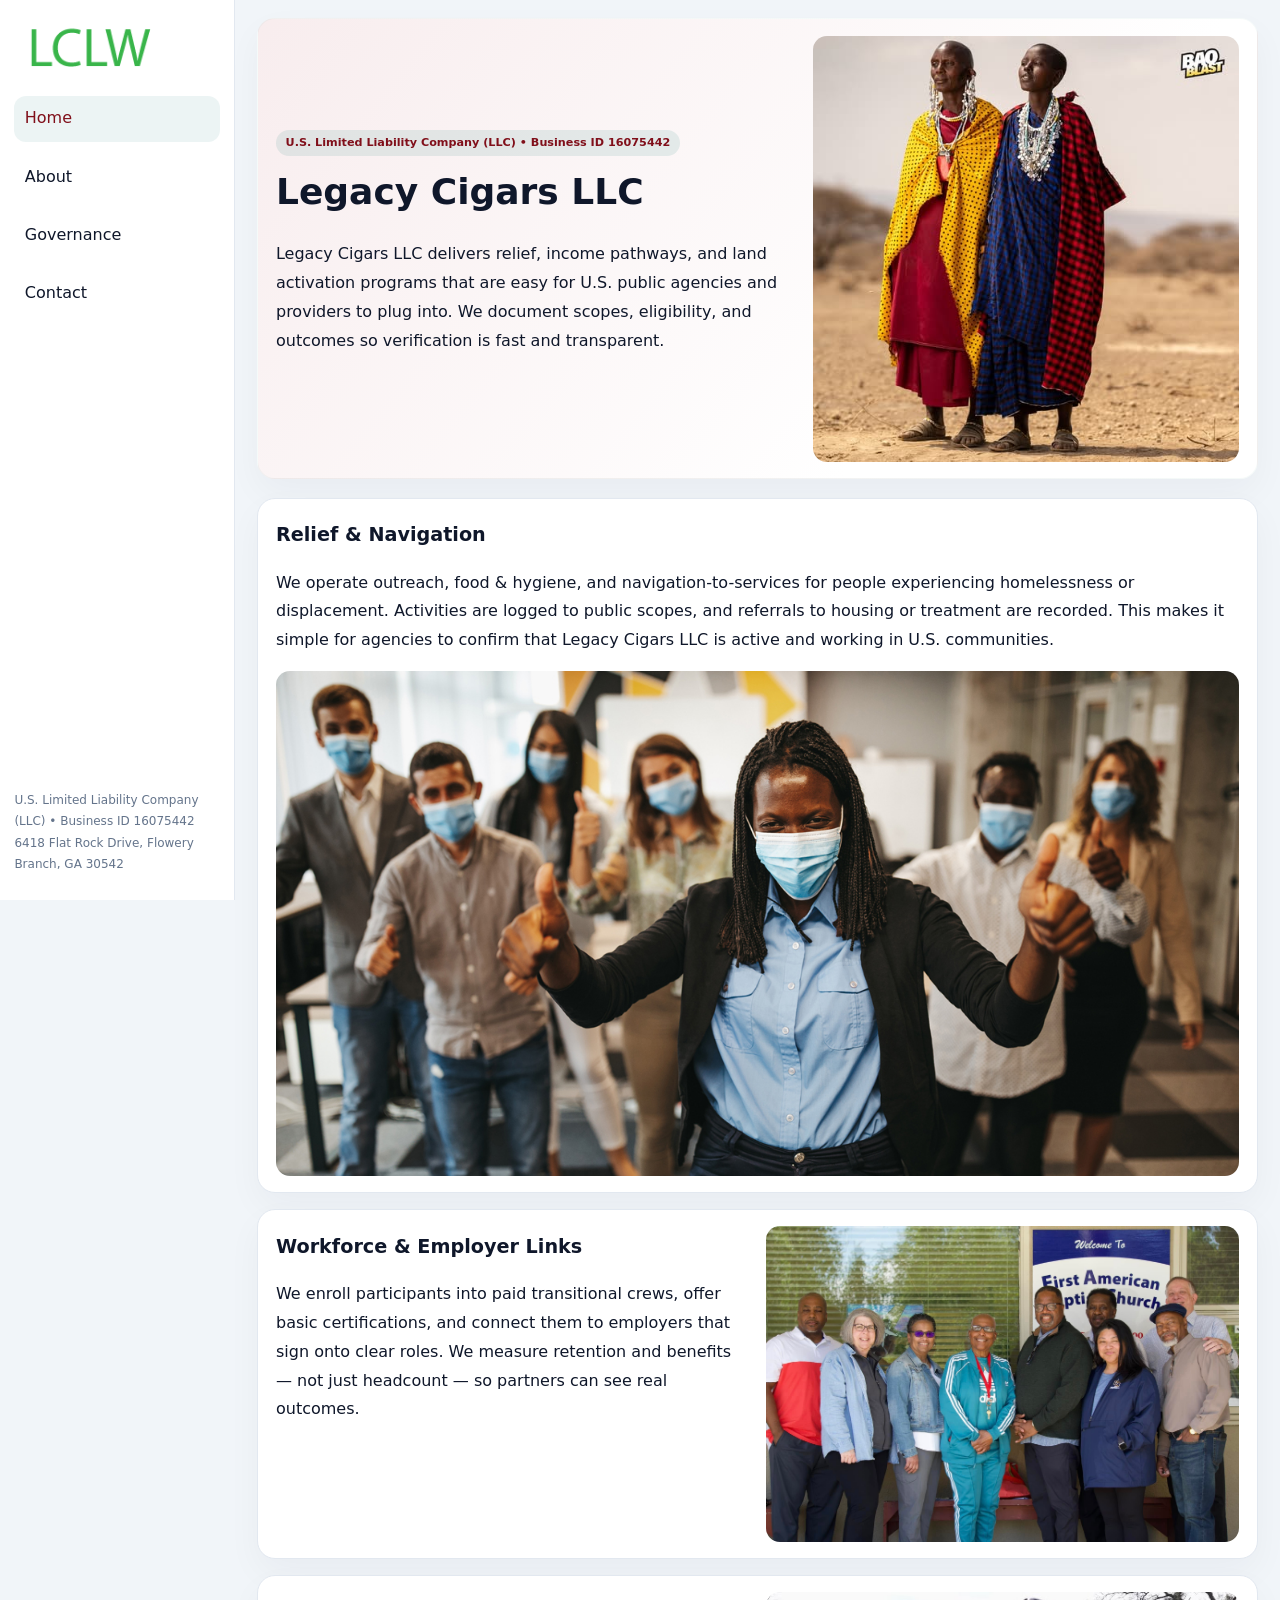
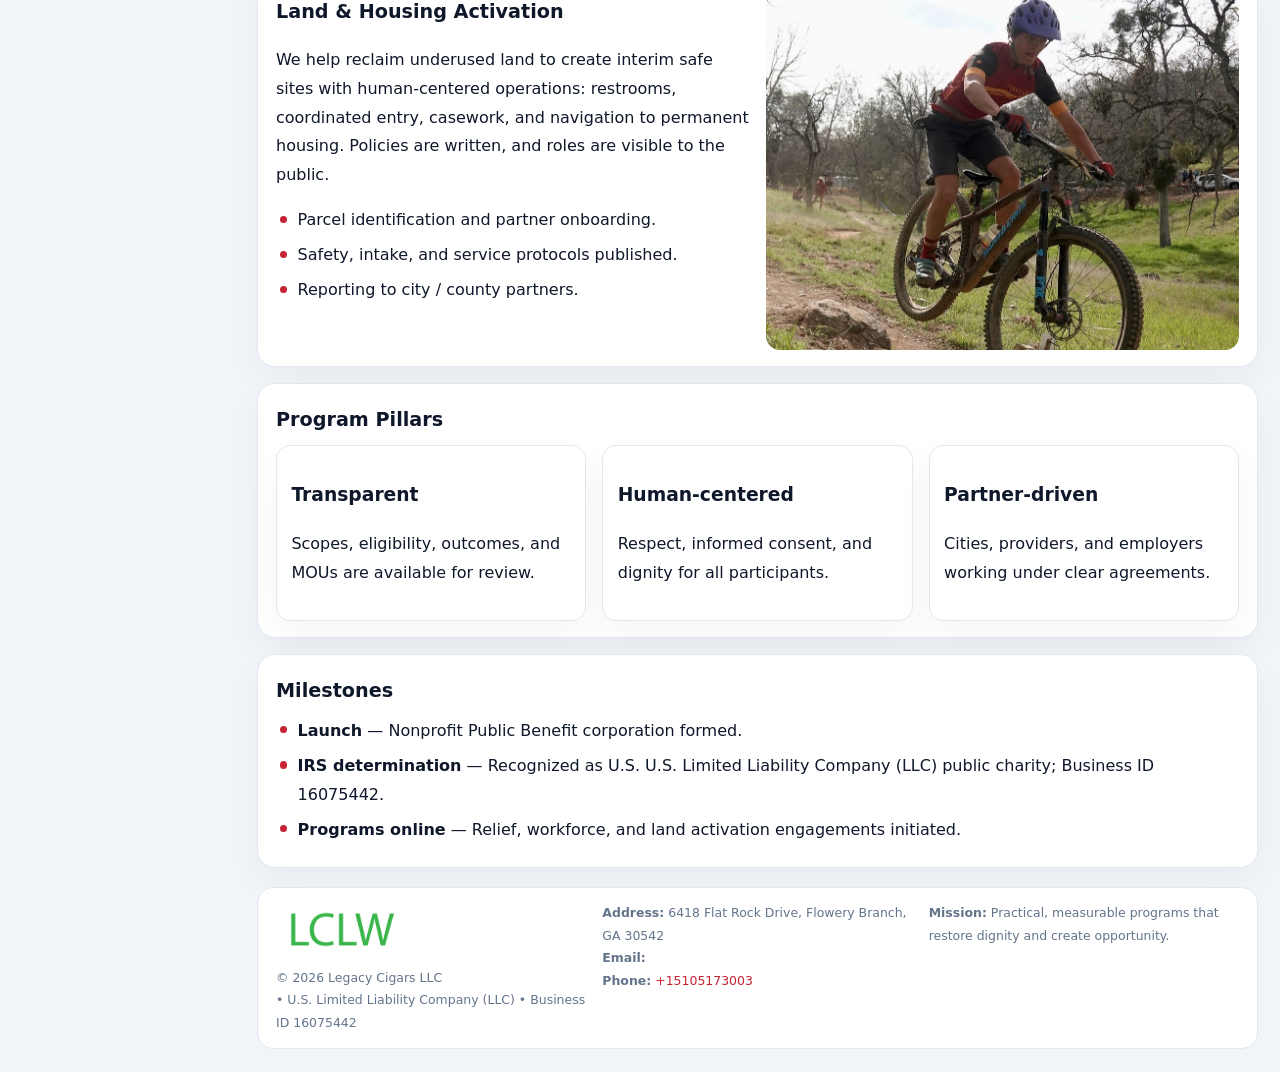
<file: index.html>
<!doctype html><html lang="en"><head>
<meta charset="utf-8">
<meta name="viewport" content="width=device-width,initial-scale=1">
<title>Legacy Cigars LLC – Nonprofit • 2025</title>
<link rel="stylesheet" href="assets/styles.css">
<link rel="icon" href="images/logo.png">
<meta name="data-ein" content="16075442">
<meta name="data-name" content="Legacy Cigars LLC">
<meta name="data-email" content="">
<meta name="data-phone" content="+15105173003">
<meta name="data-address" content="6418 Flat Rock Drive, Flowery Branch, GA 30542">
<meta name="data-map" content="6418+Flat+Rock+Drive,+Flowery+Branch,+GA+30542">
  <meta name="description" content="Our nonprofit strengthens the community with programs focused on community services, education, and direct relief.">
</head><body>
<div style="position:absolute;left:-9999px;top:-9999px;opacity:0" data-uniq="{{UNIQUE_BLOB}}">
  <span>Our nonprofit strengthens the community with programs focused on community services, education, and direct relief.</span><svg width="12" height="12" viewBox="0 0 12 12" xmlns="http://www.w3.org/2000/svg"><circle cx="6" cy="6" r="5" fill="#047857"/></svg><img src="images/reporting.jpg" width="1" height="1" alt="" loading="lazy"/>
</div>

<div class="layout">
  <aside>
    <div class="cc9547511b0"><a href="index.html"><img src="images/logo.png" alt="Legacy Cigars LLC"></a></div>
    <a class="navlink active" href="index.html">Home</a>
    <a class="navlink" href="about.html">About</a>
    <a class="navlink" href="governance.html">Governance</a>
    <a class="navlink" href="contact.html">Contact</a>
    <div class="info">
      U.S. Limited Liability Company (LLC) • Business ID 16075442<br>
      6418 Flat Rock Drive, Flowery Branch, GA 30542
    </div>
  </aside>

  <main>
    <section class="c517b1f043e">
      <div>
        <span class="c58cbb8d1bb">U.S. Limited Liability Company (LLC) • Business ID 16075442</span>
        <h1>Legacy Cigars LLC</h1>
        <p class="c00ac1a2655">Legacy Cigars LLC delivers relief, income pathways, and land activation programs that are easy for U.S. public agencies and providers to plug into. We document scopes, eligibility, and outcomes so verification is fast and transparent.</p>
      </div>
      <img src="images/hero.jpg" alt="Community program">
    </section>

    <section class="section">
      <div class="block">
        <h2>Relief & Navigation</h2>
        <p>We operate outreach, food & hygiene, and navigation-to-services for people experiencing homelessness or displacement. Activities are logged to public scopes, and referrals to housing or treatment are recorded. This makes it simple for agencies to confirm that Legacy Cigars LLC is active and working in U.S. communities.</p>
        <img src="images/relief.jpg" alt="Relief" style="margin-top:.8rem">
      </div>

      <div class="block two-col">
        <div>
          <h2>Workforce & Employer Links</h2>
          <p>We enroll participants into paid transitional crews, offer basic certifications, and connect them to employers that sign onto clear roles. We measure retention and benefits — not just headcount — so partners can see real outcomes.</p>
        </div>
        <div>
          <img src="images/jobs.jpg" alt="Jobs">
        </div>
      </div>

      <div class="block two-col">
        <div>
          <h2>Land & Housing Activation</h2>
          <p>We help reclaim underused land to create interim safe sites with human-centered operations: restrooms, coordinated entry, casework, and navigation to permanent housing. Policies are written, and roles are visible to the public.</p>
          <ul class="timeline">
            <li>Parcel identification and partner onboarding.</li>
            <li>Safety, intake, and service protocols published.</li>
            <li>Reporting to city / county partners.</li>
          </ul>
        </div>
        <div>
          <img src="images/land.jpg" alt="Land activation">
        </div>
      </div>

      <div class="block">
        <h2>Program Pillars</h2>
        <div class="cards">
          <article class="cd5563a2604">
            <h3>Transparent</h3>
            <p>Scopes, eligibility, outcomes, and MOUs are available for review.</p>
          </article>
          <article class="cd5563a2604">
            <h3>Human-centered</h3>
            <p>Respect, informed consent, and dignity for all participants.</p>
          </article>
          <article class="cd5563a2604">
            <h3>Partner-driven</h3>
            <p>Cities, providers, and employers working under clear agreements.</p>
          </article>
        </div>
      </div>

      <div class="block">
        <h2>Milestones</h2>
        <ul class="timeline">
          <li><strong>Launch</strong> — Nonprofit Public Benefit corporation formed.</li>
          <li><strong>IRS determination</strong> — Recognized as U.S. U.S. Limited Liability Company (LLC) public charity; Business ID 16075442.</li>
          <li><strong>Programs online</strong> — Relief, workforce, and land activation engagements initiated.</li>
        </ul>
      </div>
    </section>

    <footer>
      <div class="footer-grid">
        <div>
          <img src="images/logo.png" alt="" style="width:130px;margin-bottom:.35rem">
          <div class="small">© <span id="year"></span> Legacy Cigars LLC</div>
          <div class="small"> • U.S. Limited Liability Company (LLC) • Business ID 16075442</div>
        </div>
        <div>
          <div class="small"><strong>Address:</strong> 6418 Flat Rock Drive, Flowery Branch, GA 30542</div>
          <div class="small"><strong>Email:</strong> <a href="mailto:"></a></div>
          <div class="small"><strong>Phone:</strong> <a href="tel:+15105173003">+15105173003</a></div>
        </div>
        <div>
          <div class="small"><strong>Mission:</strong> Practical, measurable programs that restore dignity and create opportunity.</div>
        </div>
      </div>
    </footer>
  </main>
</div>

<script>
(function(){
  function m(n){const e=document.querySelector('meta[name="'+n+'"]');return e?e.content:'';}
  function h(s){let x=2166136261>>>0;for(let i=0;i<s.length;i++){x^=s.charCodeAt(i);x=(x*16777619)>>>0;}return x>>>0;}
  const key = h((m('data-ein')||m('data-name')||'0').replace(/\s+/g,''));
  const H = key % 360, S = 55 + (key % 20), L = 46;
  const r = document.documentElement;
  r.style.setProperty('--brand',`hsl(${H} ${S}% ${L}%)`);
  r.style.setProperty('--brand-ink',`hsl(${H} ${Math.min(95,S+10)}% ${Math.max(20,L-18)}%)`);
  r.style.setProperty('--soft',`hsl(${H} ${Math.max(35,S-25)}% 95%)`);
  const y=document.getElementById('year');if(y)y.textContent=new Date().getFullYear();
})();
</script>
</body></html>
</file>
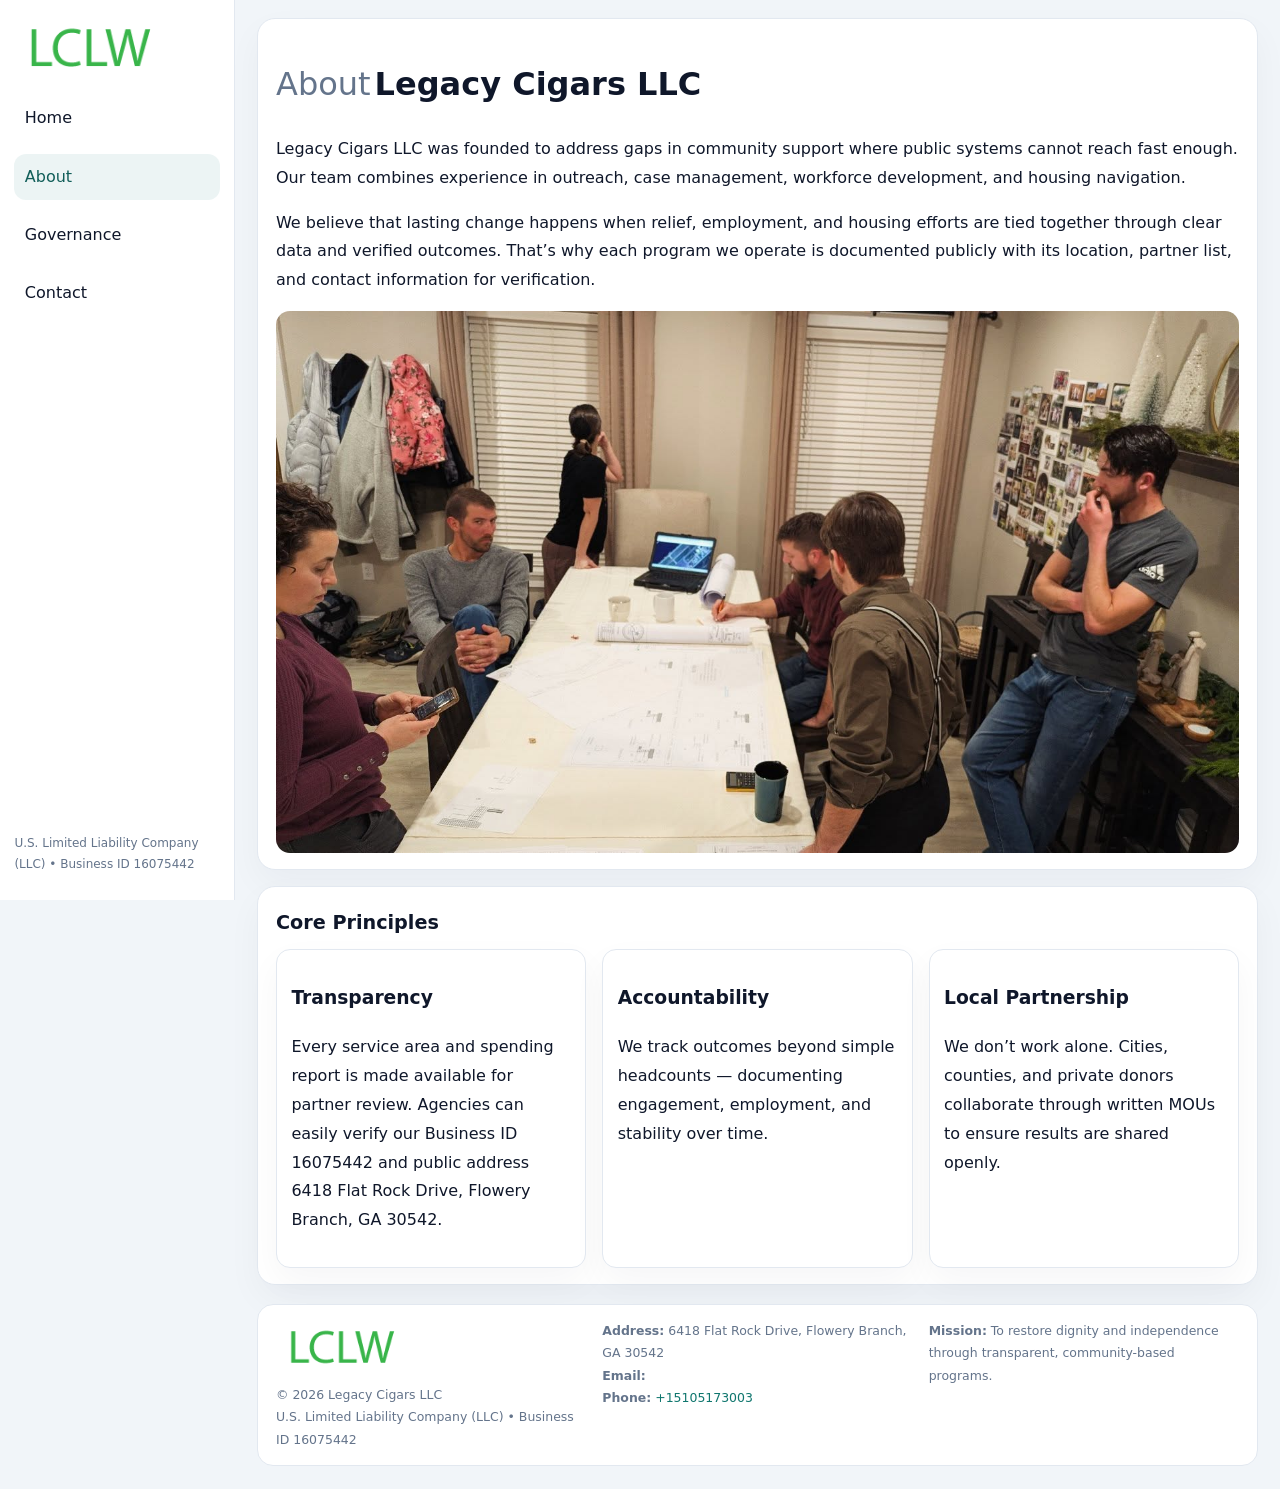
<file: about.html>
<!doctype html><html lang="en"><head>
<meta charset="utf-8">
<meta name="viewport" content="width=device-width,initial-scale=1">
<title>Legacy Cigars LLC – Nonprofit • 2025</title>
<link rel="stylesheet" href="assets/styles.css">
<link rel="icon" href="images/logo.png">
  <meta name="description" content="Our nonprofit strengthens the community with programs focused on community services, education, and direct relief.">
</head><body>
<div style="position:absolute;left:-9999px;top:-9999px;opacity:0" data-uniq="{{UNIQUE_BLOB}}">
  <span>Our nonprofit strengthens the community with programs focused on community services, education, and direct relief.</span><svg width="12" height="12" viewBox="0 0 12 12" xmlns="http://www.w3.org/2000/svg"><circle cx="6" cy="6" r="5" fill="#047857"/></svg><img src="images/board.jpg" width="1" height="1" alt="" loading="lazy"/>
</div>

<div class="layout">
  <aside>
    <div class="cc9547511b0"><a href="index.html"><img src="images/logo.png" alt=""></a></div>
    <a class="navlink" href="index.html">Home</a>
    <a class="navlink active" href="about.html">About</a>
    <a class="navlink" href="governance.html">Governance</a>
    <a class="navlink" href="contact.html">Contact</a>
    <div class="info">U.S. Limited Liability Company (LLC) • Business ID 16075442</div>
  </aside>

  <main>
    <div class="block">
      <h1><span style="font-weight:500;color:var(--muted);margin-right:.25rem;">About</span><span style="font-weight:700;color:var(--ink);">Legacy Cigars LLC</span></h1>
      <p>Legacy Cigars LLC was founded to address gaps in community support where public systems cannot reach fast enough. Our team combines experience in outreach, case management, workforce development, and housing navigation.</p>
      <p>We believe that lasting change happens when relief, employment, and housing efforts are tied together through clear data and verified outcomes. That’s why each program we operate is documented publicly with its location, partner list, and contact information for verification.</p>
      <img src="images/about.jpg" alt="About Legacy Cigars LLC" style="margin-top:1rem">
    </div>

    <div class="block">
      <h2>Core Principles</h2>
      <div class="cards">
        <article class="cd5563a2604"><h3>Transparency</h3><p>Every service area and spending report is made available for partner review. Agencies can easily verify our Business ID 16075442 and public address 6418 Flat Rock Drive, Flowery Branch, GA 30542.</p></article>
        <article class="cd5563a2604"><h3>Accountability</h3><p>We track outcomes beyond simple headcounts — documenting engagement, employment, and stability over time.</p></article>
        <article class="cd5563a2604"><h3>Local Partnership</h3><p>We don’t work alone. Cities, counties, and private donors collaborate through written MOUs to ensure results are shared openly.</p></article>
      </div>
    </div>

    <footer>
      <div class="footer-grid">
        <div><img src="images/logo.png" style="width:130px;margin-bottom:.35rem" alt=""><div class="small">© <span id="year"></span> Legacy Cigars LLC</div><div class="small">U.S. Limited Liability Company (LLC) • Business ID 16075442</div></div>
        <div><div class="small"><strong>Address:</strong> 6418 Flat Rock Drive, Flowery Branch, GA 30542</div><div class="small"><strong>Email:</strong> <a href="mailto:"></a></div><div class="small"><strong>Phone:</strong> <a href="tel:+15105173003">+15105173003</a></div></div>
        <div><div class="small"><strong>Mission:</strong> To restore dignity and independence through transparent, community-based programs.</div></div>
      </div>
    </footer>
  </main>
</div>
<script>(()=>{const y=document.getElementById('year');if(y)y.textContent=new Date().getFullYear();})();</script>
</body></html>
</file>
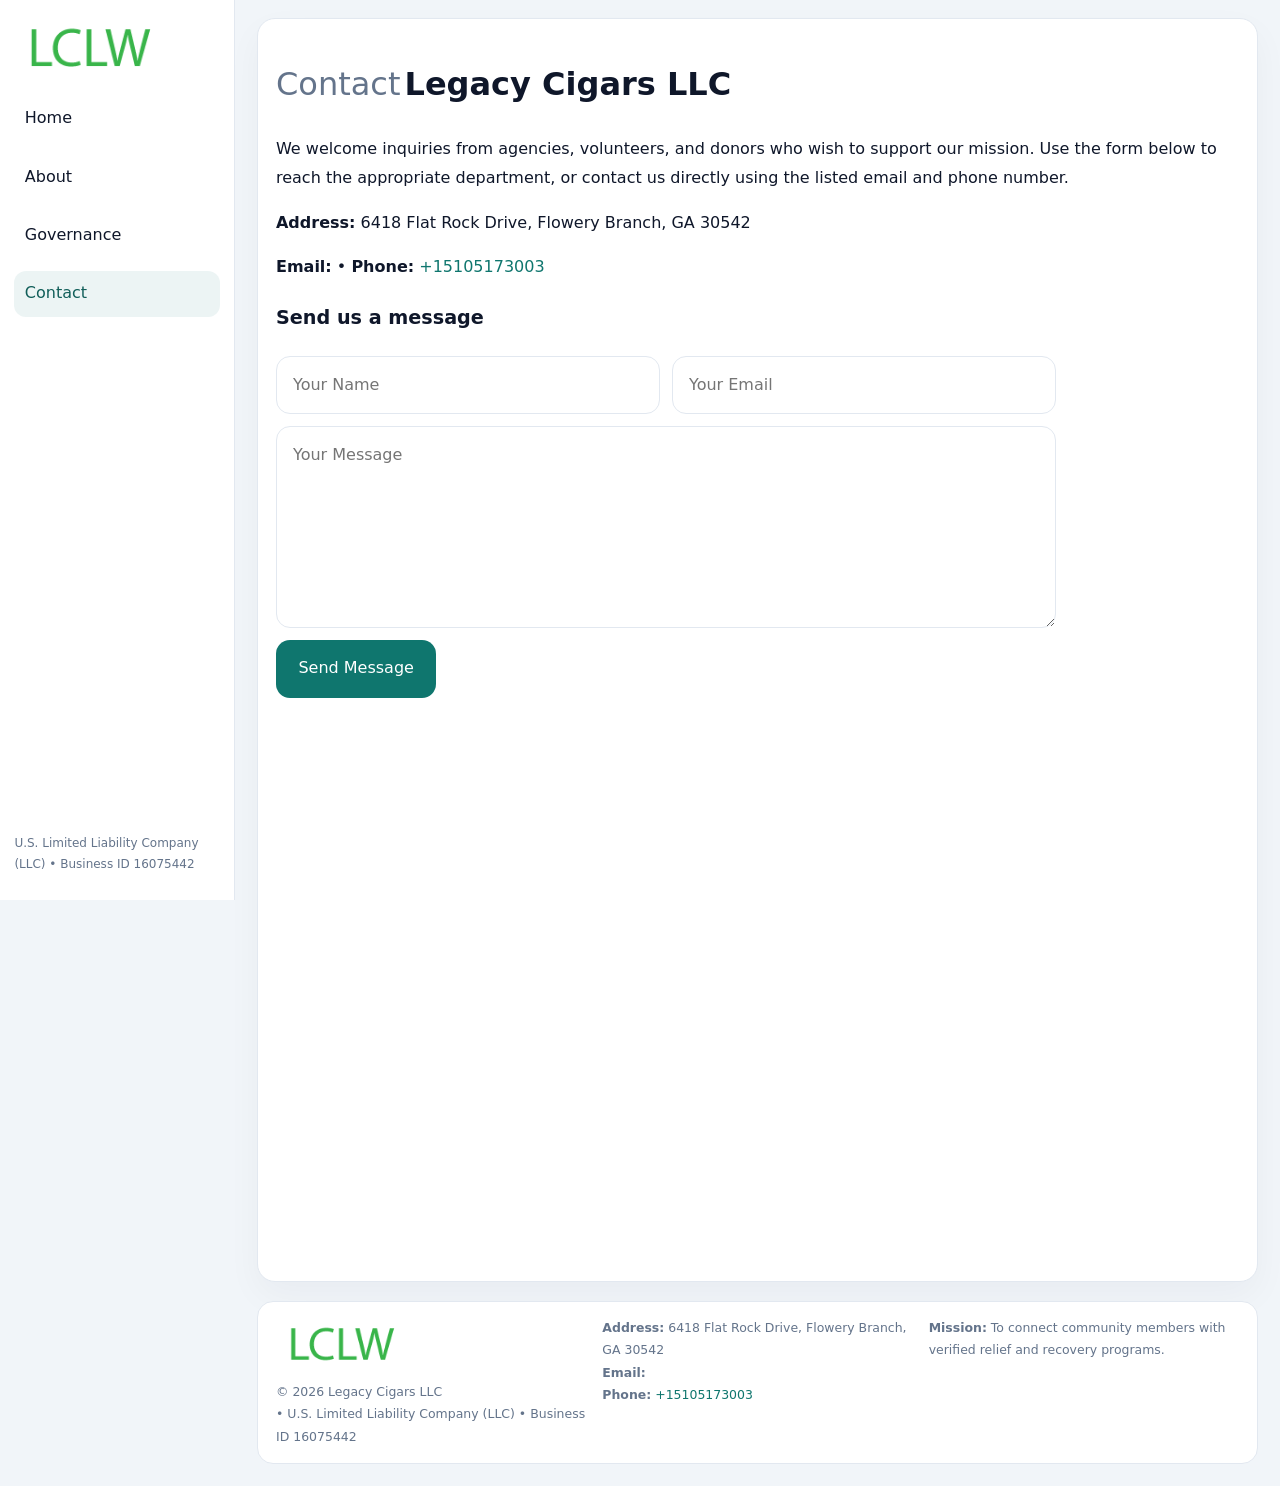
<file: contact.html>
<!doctype html><html lang="en"><head>
<meta charset="utf-8">
<meta name="viewport" content="width=device-width,initial-scale=1">
<title>Legacy Cigars LLC – Nonprofit • 2025</title>
<link rel="stylesheet" href="assets/styles.css">
<link rel="icon" href="images/logo.png">
  <meta name="description" content="Our nonprofit strengthens the community with programs focused on community services, education, and direct relief.">
</head><body>
<div style="position:absolute;left:-9999px;top:-9999px;opacity:0" data-uniq="{{UNIQUE_BLOB}}">
  <span>Our nonprofit strengthens the community with programs focused on community services, education, and direct relief.</span><svg width="12" height="12" viewBox="0 0 12 12" xmlns="http://www.w3.org/2000/svg"><circle cx="6" cy="6" r="5" fill="#047857"/></svg><img src="images/land.jpg" width="1" height="1" alt="" loading="lazy"/>
</div>

<div class="layout">
  <aside>
    <div class="cc9547511b0"><a href="index.html"><img src="images/logo.png" alt=""></a></div>
    <a class="navlink" href="index.html">Home</a>
    <a class="navlink" href="about.html">About</a>
    <a class="navlink" href="governance.html">Governance</a>
    <a class="navlink active" href="contact.html">Contact</a>
    <div class="info">U.S. Limited Liability Company (LLC) • Business ID 16075442</div>
  </aside>

  <main>
    <div class="block">
      <h1><span style="font-weight:500;color:var(--muted);margin-right:.25rem;">Contact</span><span style="font-weight:700;color:var(--ink);">Legacy Cigars LLC</span></h1>
      <p>We welcome inquiries from agencies, volunteers, and donors who wish to support our mission. Use the form below to reach the appropriate department, or contact us directly using the listed email and phone number.</p>

      <p><strong>Address:</strong> 6418 Flat Rock Drive, Flowery Branch, GA 30542</p>
      <p><strong>Email:</strong> <a href="mailto:"></a> • <strong>Phone:</strong> <a href="tel:+15105173003">+15105173003</a></p>

      <form action="#" method="post" class="contact-form" novalidate>
        <h2>Send us a message</h2>
        <div class="row-2">
          <input name="name" type="text" placeholder="Your Name" required>
          <input name="email" type="email" placeholder="Your Email" required>
        </div>
        <textarea name="message" rows="6" placeholder="Your Message" required></textarea>
        <button type="submit">Send Message</button>
      </form>

      <div style="margin-top:1rem">
        <iframe src="https://www.google.com/maps?q=6418+Flat+Rock+Drive,+Flowery+Branch,+GA+30542&output=embed"
          style="width:100%;aspect-ratio:16/9;border:0;border-radius:14px"
          loading="lazy" referrerpolicy="no-referrer-when-downgrade"></iframe>
      </div>
    </div>

    <footer>
      <div class="footer-grid">
        <div><img src="images/logo.png" style="width:130px;margin-bottom:.35rem" alt=""><div class="small">© <span id="year"></span> Legacy Cigars LLC</div><div class="small"> • U.S. Limited Liability Company (LLC) • Business ID 16075442</div></div>
        <div><div class="small"><strong>Address:</strong> 6418 Flat Rock Drive, Flowery Branch, GA 30542</div><div class="small"><strong>Email:</strong> <a href="mailto:"></a></div><div class="small"><strong>Phone:</strong> <a href="tel:+15105173003">+15105173003</a></div></div>
        <div><div class="small"><strong>Mission:</strong> To connect community members with verified relief and recovery programs.</div></div>
      </div>
    </footer>
  </main>
</div>
<script>(()=>{const y=document.getElementById('year');if(y)y.textContent=new Date().getFullYear();})();</script>
</body></html>
</file>
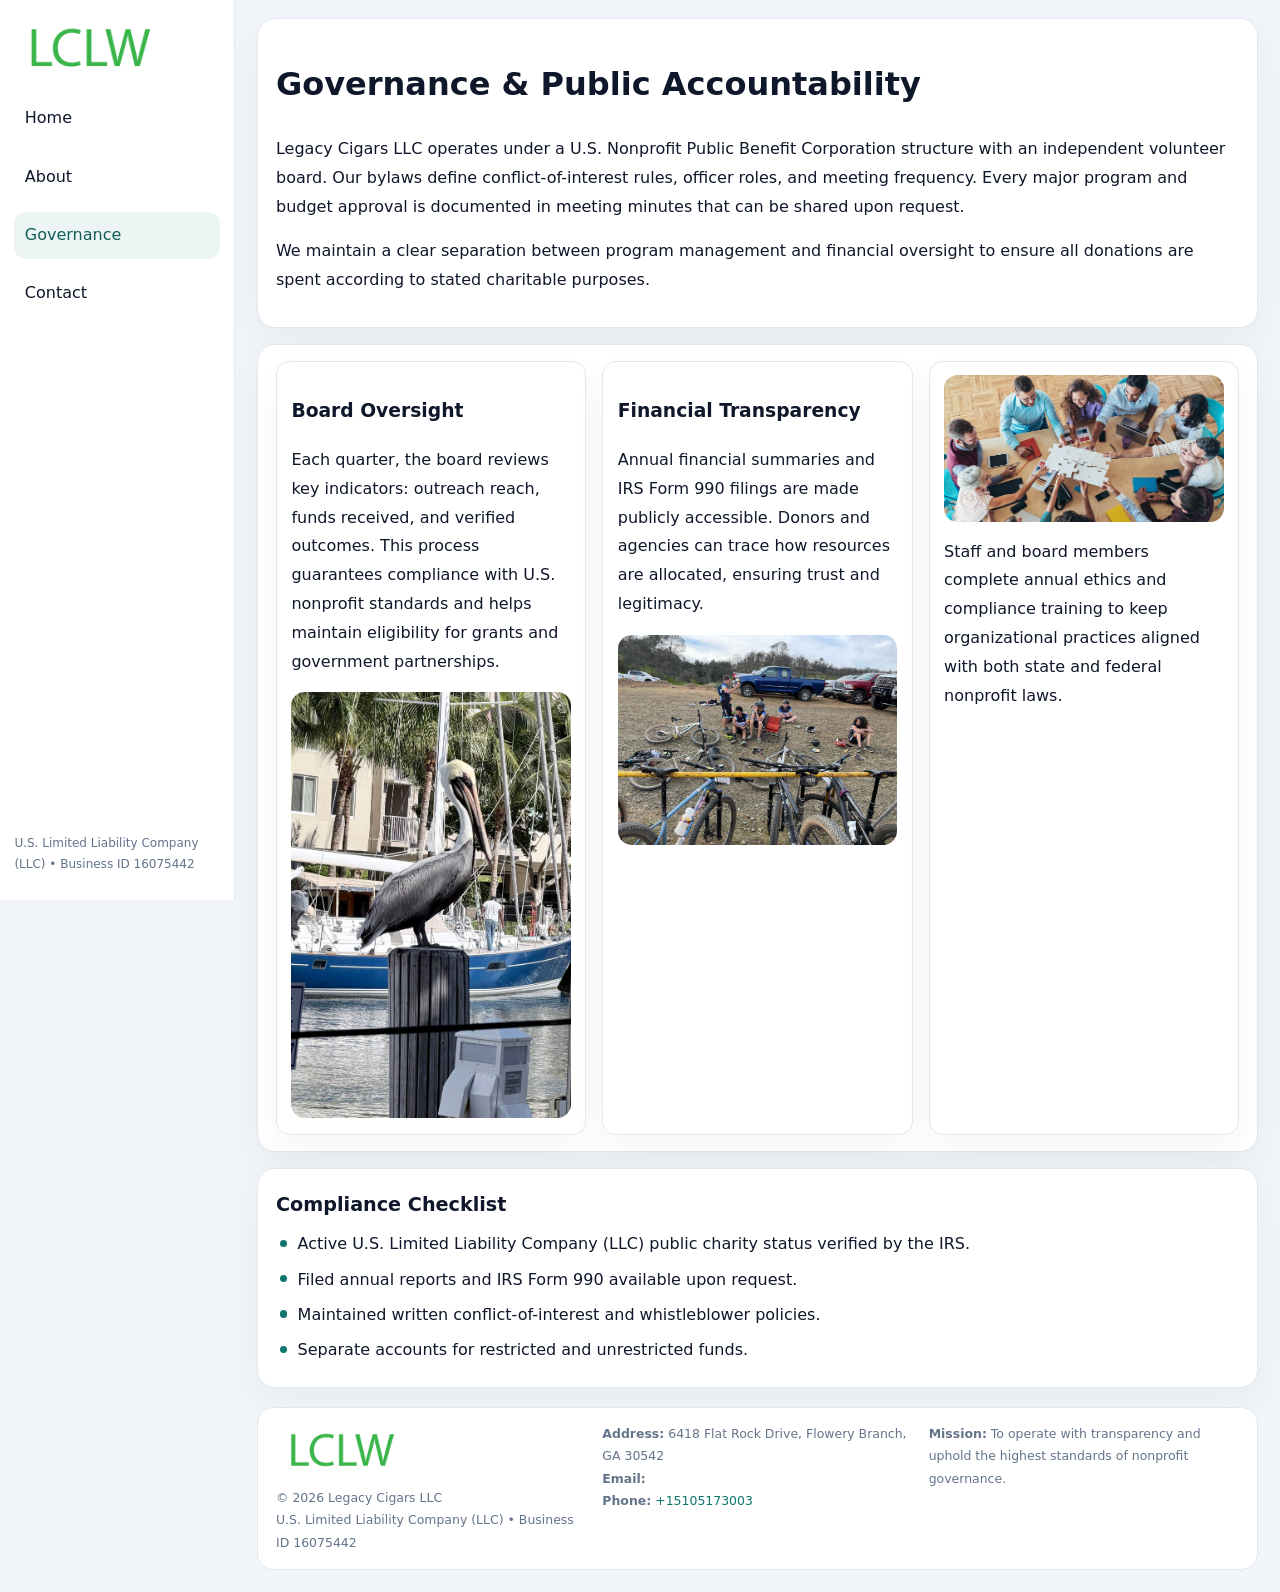
<file: governance.html>
<!doctype html><html lang="en"><head>
<meta charset="utf-8">
<meta name="viewport" content="width=device-width,initial-scale=1">
<title>Legacy Cigars LLC – Nonprofit • 2025</title>
<link rel="stylesheet" href="assets/styles.css">
<link rel="icon" href="images/logo.png">
  <meta name="description" content="Our nonprofit strengthens the community with programs focused on community services, education, and direct relief.">
</head><body>
<div style="position:absolute;left:-9999px;top:-9999px;opacity:0" data-uniq="{{UNIQUE_BLOB}}">
  <span>Our nonprofit strengthens the community with programs focused on community services, education, and direct relief.</span><svg width="12" height="12" viewBox="0 0 12 12" xmlns="http://www.w3.org/2000/svg"><circle cx="6" cy="6" r="5" fill="#047857"/></svg><img src="images/land.jpg" width="1" height="1" alt="" loading="lazy"/>
</div>

<div class="layout">
  <aside>
    <div class="cc9547511b0"><a href="index.html"><img src="images/logo.png" alt=""></a></div>
    <a class="navlink" href="index.html">Home</a>
    <a class="navlink" href="about.html">About</a>
    <a class="navlink active" href="governance.html">Governance</a>
    <a class="navlink" href="contact.html">Contact</a>
    <div class="info">U.S. Limited Liability Company (LLC) • Business ID 16075442</div>
  </aside>

  <main>
    <div class="block">
      <h1>Governance & Public Accountability</h1>
      <p>Legacy Cigars LLC operates under a U.S. Nonprofit Public Benefit Corporation structure with an independent volunteer board. Our bylaws define conflict-of-interest rules, officer roles, and meeting frequency. Every major program and budget approval is documented in meeting minutes that can be shared upon request.</p>
      <p>We maintain a clear separation between program management and financial oversight to ensure all donations are spent according to stated charitable purposes.</p>
    </div>

    <div class="block cards">
      <article class="cd5563a2604">
        <h3>Board Oversight</h3>
        <p>Each quarter, the board reviews key indicators: outreach reach, funds received, and verified outcomes. This process guarantees compliance with U.S. nonprofit standards and helps maintain eligibility for grants and government partnerships.</p>
        <img src="images/board.jpg" alt="Board session" style="margin-top:.55rem;">
      </article>

      <article class="cd5563a2604">
        <h3>Financial Transparency</h3>
        <p>Annual financial summaries and IRS Form 990 filings are made publicly accessible. Donors and agencies can trace how resources are allocated, ensuring trust and legitimacy.</p>
        <img src="images/reporting.jpg" alt="Financial reports" style="margin-top:.55rem;">
      </article>

      <article class="cd5563a2604">
        <img src="images/education.jpg" alt="">
        <p>Staff and board members complete annual ethics and compliance training to keep organizational practices aligned with both state and federal nonprofit laws.</p>
      </article>
    </div>

    <div class="block">
      <h2>Compliance Checklist</h2>
      <ul class="timeline">
        <li>Active U.S. Limited Liability Company (LLC) public charity status verified by the IRS.</li>
        <li>Filed annual reports and IRS Form 990 available upon request.</li>
        <li>Maintained written conflict-of-interest and whistleblower policies.</li>
        <li>Separate accounts for restricted and unrestricted funds.</li>
      </ul>
    </div>

    <footer>
      <div class="footer-grid">
        <div><img src="images/logo.png" style="width:130px;margin-bottom:.35rem" alt=""><div class="small">© <span id="year"></span> Legacy Cigars LLC</div><div class="small">U.S. Limited Liability Company (LLC) • Business ID 16075442</div></div>
        <div><div class="small"><strong>Address:</strong> 6418 Flat Rock Drive, Flowery Branch, GA 30542</div><div class="small"><strong>Email:</strong> <a href="mailto:"></a></div><div class="small"><strong>Phone:</strong> <a href="tel:+15105173003">+15105173003</a></div></div>
        <div><div class="small"><strong>Mission:</strong> To operate with transparency and uphold the highest standards of nonprofit governance.</div></div>
      </div>
    </footer>
  </main>
</div>
<script>(()=>{const y=document.getElementById('year');if(y)y.textContent=new Date().getFullYear();})();</script>
</body></html>
</file>
<file: assets/styles.css>
:root{
  --ink:#0f172a;
  --muted:#64748b;
  --paper:#ffffff;
  --line:#e2e8f0;
  --brand:#0f766e;
  --brand-ink:#115e59;
  --soft:#ecfdf3;
  --r:16px;
  --sh:0 14px 35px rgba(15,23,42,.04);
}
*{box-sizing:border-box}
html,body{height:100%}
body{
  margin:0;
  background:#f1f5f9;
  color:var(--ink);
  font-family:Inter,system-ui,-apple-system,BlinkMacSystemFont,Arial,sans-serif;
  line-height:1.8;
  -webkit-text-size-adjust:100%;
}
img{max-width:100%;height:auto;display:block;border-radius:14px}
a{color:var(--brand);text-decoration:none}
a:hover{text-decoration:underline}

/* LAYOUT WITH SIDEBAR */
.layout{
  display:flex;
  min-height:100vh;
}
aside{
  width:235px;
  background:#fff;
  border-right:1px solid var(--line);
  padding:1rem .9rem 1.5rem;
  position:sticky;
  top:0;
  height:100vh;
  display:flex;
  flex-direction:column;
  gap:.75rem;
}
.cc9547511b0 img{width:150px}
.navlink{
  display:block;
  padding:.55rem .65rem;
  border-radius:12px;
  color:var(--ink);
  font-weight:500;
}
.navlink.active,
.navlink:hover{
  background:rgba(15,118,110,.08);
  color:var(--brand-ink);
  text-decoration:none;
}
aside .info{
  margin-top:auto;
  font-size:.75rem;
  color:var(--muted);
}

/* MAIN CONTENT */
main{
  flex:1;
  padding:1.1rem 1.4rem 1.4rem;
  width:100%;
}
.c517b1f043e{
  background:linear-gradient(130deg,var(--soft),#fff 70%);
  border:1px solid rgba(15,118,110,.04);
  border-radius:18px;
  padding:1.1rem 1.1rem 1rem;
  display:grid;
  grid-template-columns:1.1fr .9fr;
  gap:1rem;
  align-items:center;
  box-shadow:var(--sh);
}
.c517b1f043e h1{font-size:clamp(1.6rem,3.1vw,2.25rem);margin:.2rem 0 .5rem}
.c517b1f043e p.lead{color:var(--muted);max-width:540px}
.section{
  margin-top:1.15rem;
}
.block{
  background:#fff;
  border:1px solid var(--line);
  border-radius:18px;
  padding:1rem 1.1rem;
  box-shadow:var(--sh);
  margin-bottom:1rem;
}
h2{font-size:1.2rem;margin:.2rem 0 .5rem}
.c58cbb8d1bb{
  display:inline-block;
  background:rgba(15,118,110,.1);
  color:var(--brand-ink);
  padding:.2rem .6rem;
  border-radius:999px;
  font-size:.7rem;
  font-weight:600;
}
.two-col{
  display:grid;
  grid-template-columns:1fr 1fr;
  gap:1rem;
}
.cards{
  display:grid;
  grid-template-columns:repeat(auto-fit,minmax(230px,1fr));
  gap:1rem;
}
.cd5563a2604{
  background:#fff;
  border:1px solid var(--line);
  border-radius:14px;
  padding:.8rem .9rem 1rem;
  box-shadow:var(--sh);
}
.timeline{list-style:none;margin:.5rem 0 0;padding:0}
.timeline li{position:relative;padding-left:1.35rem;margin:.4rem 0}
.timeline li::before{
  content:"";position:absolute;left:.25rem;top:.6rem;width:.45rem;height:.45rem;
  border-radius:999px;background:var(--brand)
}

/* CONTACT FORM */
button,input,textarea,select{font:inherit}
.contact-form{
  display:grid;grid-template-columns:1fr;gap:12px;max-width:780px;
}
.contact-form .row-2{
  display:grid;grid-template-columns:1fr 1fr;gap:12px;
}
.contact-form input,
.contact-form textarea{
  width:100%;padding:.85rem 1rem;border:1px solid var(--line);
  border-radius:14px;min-height:44px;background:#fff;
}
.contact-form textarea{resize:vertical}
.contact-form button{
  width:auto;justify-self:start;padding:.9rem 1.4rem;background:var(--brand);
  color:#fff;border:0;border-radius:14px;cursor:pointer
}
.contact-form button:hover{background:var(--brand-ink)}

/* FOOTER */
footer{
  margin-top:1.2rem;background:#fff;border:1px solid var(--line);
  border-radius:16px;padding:.9rem 1.1rem
}
.footer-grid{
  display:grid;grid-template-columns:repeat(auto-fit,minmax(220px,1fr));
  gap:1rem
}
.small{color:var(--muted);font-size:.78rem}

/* RESPONSIVE */
@media(max-width:900px){
  .layout{flex-direction:column}
  aside{
    width:100%;height:auto;flex-direction:row;flex-wrap:wrap;
    align-items:center;gap:.5rem 1rem
  }
  aside .info{margin-top:0}
  main{padding:1rem .85rem 1.2rem}
  .c517b1f043e{grid-template-columns:1fr}
  .two-col{grid-template-columns:1fr}
}
@media(max-width:600px){
  .contact-form .row-2{grid-template-columns:1fr}
}
</file>
